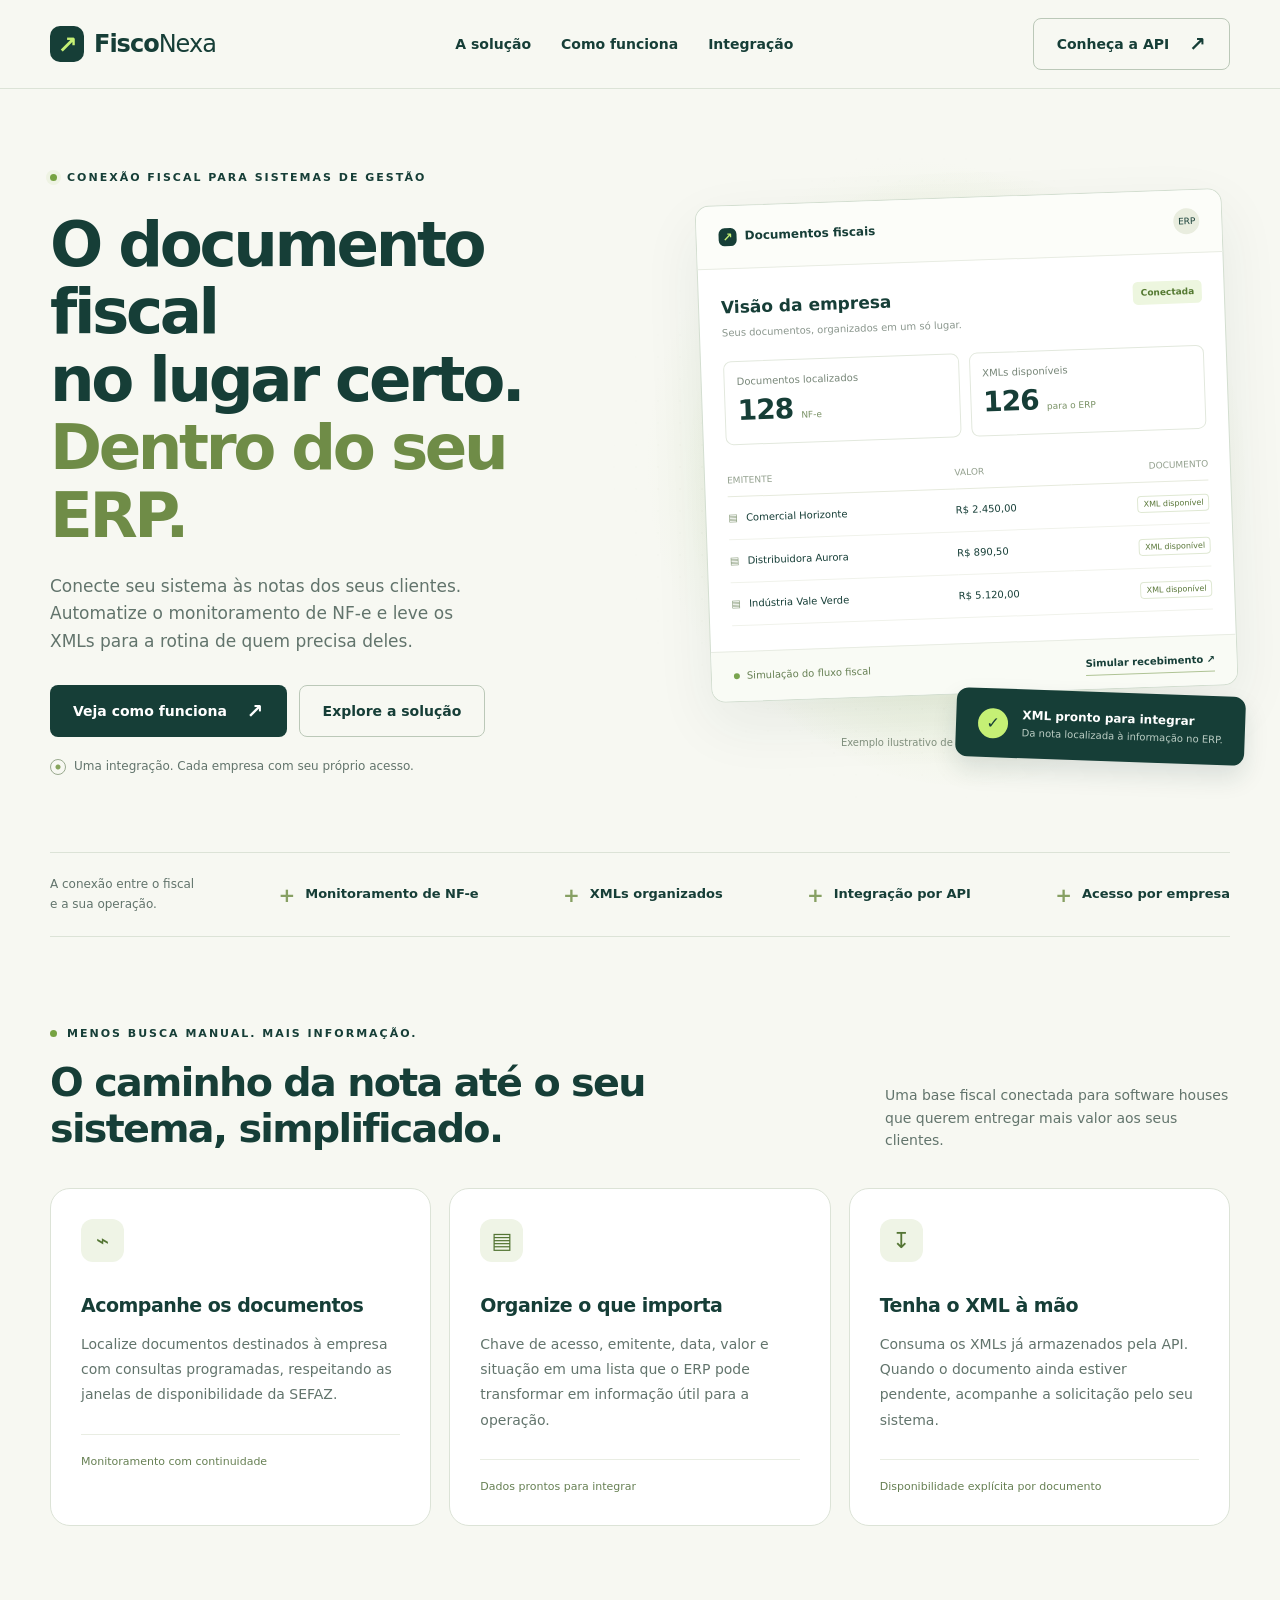
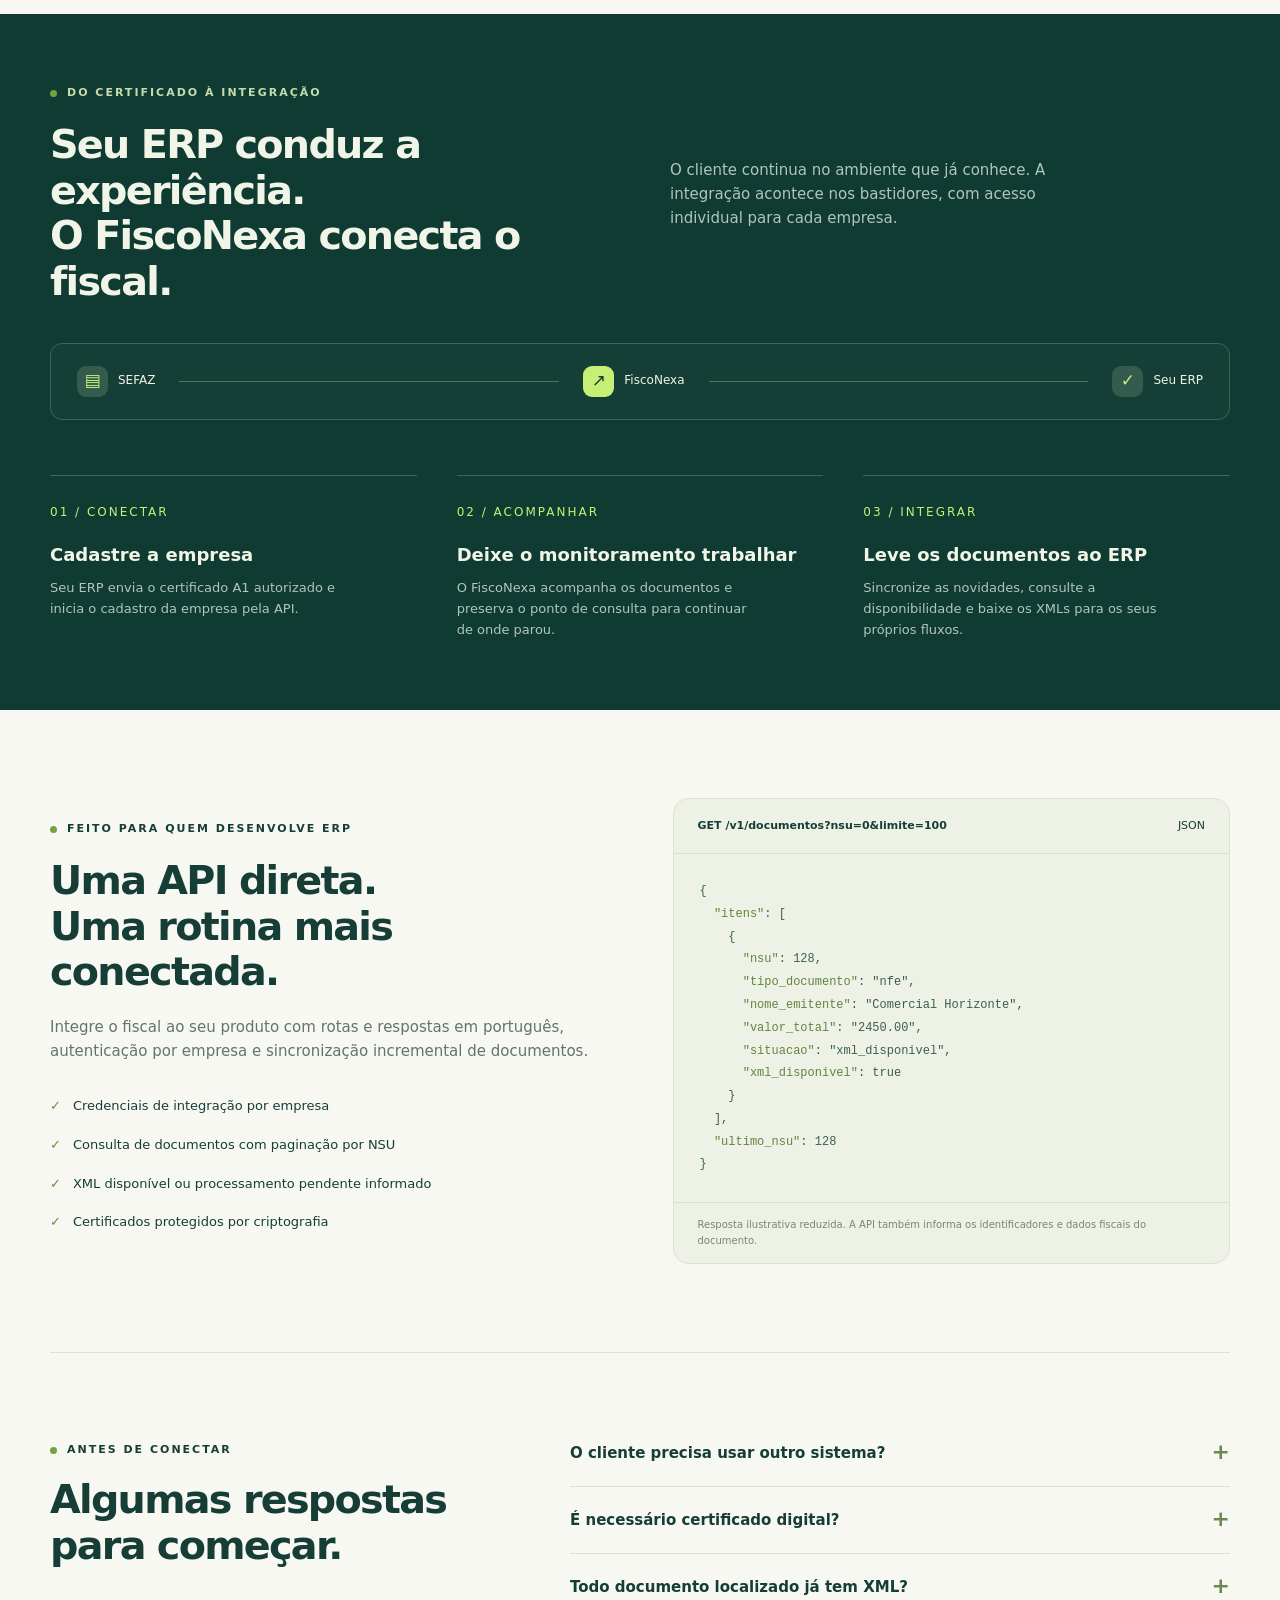
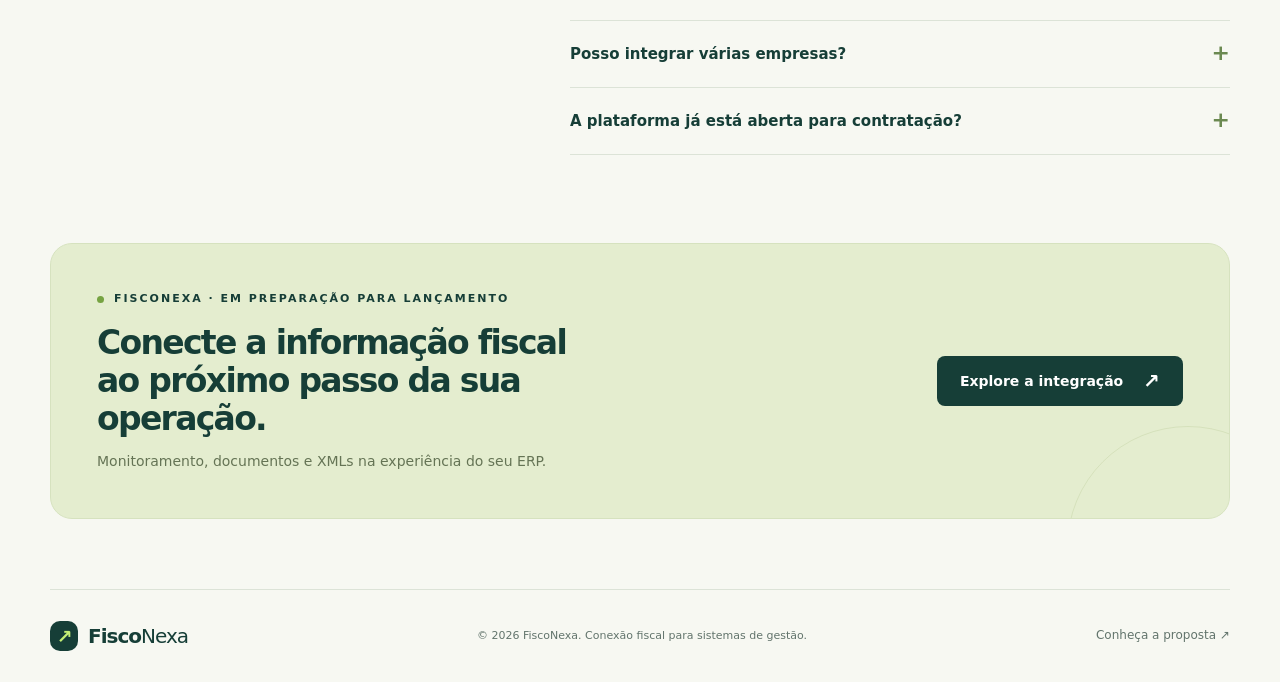
<file: site/index.html>
<!doctype html>
<html lang="pt-BR">
<head>
  <meta charset="utf-8">
  <meta name="viewport" content="width=device-width, initial-scale=1">
  <meta name="theme-color" content="#123b35">
  <meta name="description" content="Conecte seu ERP aos documentos fiscais dos seus clientes. Monitoramento de NF-e, organização de documentos e acesso aos XMLs em uma API.">
  <meta property="og:title" content="FiscoNexa — O fiscal conectado ao seu ERP">
  <meta property="og:description" content="Da localização da nota ao XML no seu sistema. Uma integração para simplificar a rotina fiscal.">
  <meta property="og:type" content="website">
  <title>FiscoNexa — O fiscal conectado ao seu ERP</title>
  <style>
    :root{--ink:#163e37;--muted:#62746c;--paper:#f7f8f2;--line:#dce3d7;--green:#c5f075;--white:#fff;--dark:#103b33;--radius:20px}
    *{box-sizing:border-box}html{scroll-behavior:smooth;scroll-padding-top:90px}body{margin:0;background:var(--paper);color:var(--ink);font:16px/1.6 system-ui,-apple-system,BlinkMacSystemFont,"Segoe UI",sans-serif}a{color:inherit;text-decoration:none}button{font:inherit}svg{display:block}a:focus-visible,summary:focus-visible{outline:3px solid #5f9d36;outline-offset:5px}.container{width:min(1180px,calc(100% - 64px));margin:auto}.skip{position:absolute;left:12px;top:-70px;padding:10px;background:white;z-index:20}.skip:focus{top:10px}
    header{border-bottom:1px solid var(--line);background:var(--paper)}.nav{height:88px;display:flex;align-items:center;justify-content:space-between;gap:20px}.brand{display:flex;align-items:center;gap:10px;font-weight:750;font-size:24px;letter-spacing:-1px}.mark{display:grid;place-items:center;width:34px;height:36px;border-radius:10px;background:var(--ink);color:var(--green);font-size:24px;font-weight:800}.brand span:last-child{font-weight:450}.nav-links{display:flex;gap:30px;font-size:14px;font-weight:550}.nav-links a:hover{color:#578131}.button{display:inline-flex;align-items:center;justify-content:center;gap:20px;padding:14px 23px;border-radius:8px;background:var(--ink);color:white;font-size:14px;font-weight:600;transition:transform .2s,background .2s}.button:hover{background:#20594d;transform:translateY(-2px)}.button.light{background:var(--green);color:var(--dark)}.button.outline{background:transparent;border:1px solid #bbc8b8;color:var(--ink)}.arrow{font-size:20px;line-height:1}.eyebrow{text-transform:uppercase;letter-spacing:2px;font-size:11px;font-weight:700;display:flex;align-items:center;gap:10px}.eyebrow:before{content:"";width:7px;height:7px;border-radius:50%;background:#76a342}
    .hero{padding:80px 0 64px;display:grid;grid-template-columns:1.08fr 1fr;gap:58px;align-items:center}h1{font-size:clamp(42px,4.9vw,66px);font-weight:560;line-height:1.08;letter-spacing:-3.4px;margin:24px 0}h1 em{font-style:normal;color:#6f8c47}.lead{color:var(--muted);font-size:17px;max-width:440px;margin:0 0 30px}.actions{display:flex;gap:12px;flex-wrap:wrap}.hero-note{font-size:12px;color:var(--muted);margin-top:20px;display:flex;align-items:center;gap:8px}.hero-note:before{content:"";width:14px;height:14px;border-radius:50%;border:1px solid #9aaa8f;background:radial-gradient(circle,#87a45d 2px,transparent 3px)}
    .preview{position:relative;padding:26px 0 35px 12px}.preview:before{content:"";position:absolute;inset:0 -16px 0 -4px;border-radius:50%;background:radial-gradient(ellipse,#dce9c5,transparent 72%);z-index:-1}.app{border:1px solid #d3ded0;background:#fff;border-radius:14px;box-shadow:0 22px 60px #173c3712;overflow:hidden;transform:rotate(-2deg)}.app-top{display:flex;align-items:center;justify-content:space-between;padding:18px 22px;background:#fcfdf9;border-bottom:1px solid #e8ece3;font-size:12px}.app-name{font-weight:700;display:flex;gap:8px;align-items:center}.app-dot{height:18px;width:18px;border-radius:6px;background:var(--ink);color:var(--green);text-align:center;line-height:18px}.avatar{width:26px;height:26px;display:grid;place-items:center;border-radius:50%;background:#e9eddf;font-size:9px}.app-body{padding:25px 22px 35px}.app-title{display:flex;justify-content:space-between;align-items:center;font-size:17px;font-weight:600}.badge{font-size:9px;padding:4px 8px;background:#edf6df;color:#547931;border-radius:5px;font-weight:550}.app-sub{color:#8b978e;font-size:10px;margin:4px 0 20px}.stats{display:grid;grid-template-columns:1fr 1fr;gap:10px}.stat{border:1px solid #e2e8dd;border-radius:8px;padding:12px}.stat label{display:block;font-size:10px;color:#788779}.stat strong{font-size:28px;line-height:1.5;font-weight:550;letter-spacing:-1px}.stat small{font-size:9px;color:#799165;margin-left:8px}.table-wrap{margin-top:20px}.table-wrap table{width:100%;border-collapse:collapse;font-size:10px;text-align:left}.table-wrap th{font-weight:500;color:#93a08e;font-size:9px;padding:8px 0;border-bottom:1px solid #e6eadd}.table-wrap td{padding:13px 0;border-bottom:1px solid #f0f2eb}.table-wrap td:last-child,.table-wrap th:last-child{text-align:right}.file-icon{color:#829674;margin-right:5px}.xml{border:1px solid #dfe8d3;border-radius:4px;padding:3px 5px;font-size:8px;color:#587637}.float-card{position:absolute;bottom:5px;right:-15px;background:var(--ink);color:white;border-radius:12px;padding:17px 22px;display:flex;gap:14px;align-items:center;box-shadow:0 12px 24px #193b3720;transform:rotate(2deg)}.check{display:grid;place-items:center;background:var(--green);color:var(--ink);width:30px;height:30px;border-radius:50%;font-size:16px}.float-card strong{display:block;font-size:12px;font-weight:550}.float-card small{display:block;font-size:10px;color:#bbcdc4}.preview-caption{text-align:center;font-size:10px;color:#82917f;margin:22px 0 0}
    .strip{border-top:1px solid var(--line);border-bottom:1px solid var(--line);display:flex;align-items:center;justify-content:space-between;gap:20px;padding:22px 0}.strip p{font-size:12px;color:var(--muted);max-width:160px;margin:0}.strip span{font-size:13px;font-weight:550;display:flex;align-items:center;gap:10px}.strip span:before{content:"+";font-size:20px;color:#87a063}.section{padding:88px 0}.section-head{display:flex;justify-content:space-between;gap:30px;align-items:end;margin:18px 0 36px}h2{font-size:clamp(30px,3.1vw,42px);font-weight:550;letter-spacing:-1.7px;line-height:1.15;margin:0;max-width:600px}.section-head p{max-width:345px;color:var(--muted);font-size:14px;margin:0}.cards{display:grid;grid-template-columns:repeat(3,1fr);gap:18px}.card{padding:30px;background:#fff;border:1px solid var(--line);border-radius:var(--radius)}.icon{display:grid;place-items:center;background:#eff4e6;width:43px;height:43px;border-radius:12px;font-size:22px;color:#547534;margin-bottom:28px}.card h3{font-size:19px;letter-spacing:-.5px;font-weight:600;margin:0 0 12px}.card p{color:var(--muted);font-size:14px;margin:0;line-height:1.8}.card-foot{border-top:1px solid #e9ede3;padding-top:18px;margin-top:26px;font-size:11px;color:#678054}
    .flow-section{background:var(--dark);color:#f0f5e7;padding:70px 0}.flow-heading{display:grid;grid-template-columns:1fr 1fr;gap:60px;align-items:center}.flow-heading p{font-size:15px;color:#b0c6ba;max-width:390px;margin:0}.flow-heading h2{margin-top:20px}.flow-heading .eyebrow{color:#c5dbac}.flow{display:grid;grid-template-columns:repeat(3,1fr);gap:40px;margin-top:55px}.step{border-top:1px solid #416458;padding-top:22px}.step-number{color:var(--green);font-size:12px;letter-spacing:2px}.step h3{font-size:18px;font-weight:550;margin:18px 0 8px}.step p{font-size:13px;color:#b0c6ba;margin:0;max-width:300px}
    .integration{display:grid;grid-template-columns:1fr 1fr;gap:65px;align-items:center}.integration h2{margin:20px 0}.integration p{font-size:15px;color:var(--muted)}.benefits{padding:0;margin:24px 0 0;list-style:none}.benefits li{font-size:13px;padding:9px 0;display:flex;gap:12px}.benefits li:before{content:"✓";color:#6c903d}.code-panel{background:#edf1e6;border:1px solid #dce3d2;border-radius:16px;overflow:hidden}.code-top{display:flex;justify-content:space-between;gap:10px;padding:18px 24px;border-bottom:1px solid #d9e0d1;font-size:11px}.code-top span:first-child{font-weight:650}.code-panel pre{margin:0;padding:26px;font:12px/1.9 ui-monospace,SFMono-Regular,Consolas,monospace;overflow:auto;color:#3c6050}.code-panel .key{color:#62853f}.code-note{border-top:1px solid #d9e0d1;padding:14px 24px;color:#788775;font-size:10px}
    .faq{border-top:1px solid var(--line);display:grid;grid-template-columns:.8fr 1.2fr;gap:80px}.faq h2{margin-top:18px}.faq-list details{border-bottom:1px solid var(--line);padding:21px 0}.faq-list details:first-child{padding-top:0}.faq-list summary{cursor:pointer;font-size:15px;font-weight:550;list-style:none;display:flex;justify-content:space-between;gap:20px}.faq-list summary::-webkit-details-marker{display:none}.faq-list summary:after{content:"+";font-size:22px;color:#6b8951;line-height:1}.faq-list details[open] summary:after{content:"−"}.faq-list p{font-size:14px;color:var(--muted);margin-bottom:0}.cta{background:#e4edcf;border:1px solid #d6e2bf;border-radius:22px;padding:46px;display:flex;gap:35px;justify-content:space-between;align-items:center;margin-bottom:70px}.cta h2{font-size:33px;max-width:590px}.cta p{color:#657455;font-size:14px;margin:12px 0 0}.cta .button{flex-shrink:0}.footer{border-top:1px solid var(--line);padding:30px 0;display:flex;justify-content:space-between;align-items:center;gap:25px}.footer .brand{font-size:20px}.footer .mark{width:28px;height:30px;font-size:19px}.footer p{font-size:11px;color:var(--muted);margin:0}.footer a:last-child{font-size:12px;color:var(--muted)}
    @media(min-width:1400px){.hero{padding-top:100px;padding-bottom:85px}}
    @media(max-width:950px){.container{width:calc(100% - 40px)}.hero{gap:30px}h1{letter-spacing:-2px}.nav-links{gap:18px}.preview{padding-left:0}.float-card{right:0}.section-head{display:block}.section-head p{margin-top:20px}.card{padding:23px}.integration{gap:35px}.faq{gap:40px}.strip span{font-size:12px}.strip p{display:none}}
    @media(max-width:700px){.container{width:calc(100% - 36px)}.nav{height:74px}.nav-links{display:none}.nav .button{font-size:12px;padding:10px 14px}.brand{font-size:22px}.hero{display:block;padding:50px 0 30px}h1{font-size:48px;max-width:470px}.lead{font-size:16px}.preview{max-width:470px;margin:38px auto 8px;padding-right:10px}.preview:before{inset:0}.app{transform:rotate(-1deg)}.strip{display:grid;grid-template-columns:1fr 1fr;gap:12px;padding:20px 0}.strip span{font-size:11px}.section{padding:58px 0}.cards{grid-template-columns:1fr}.card{padding:28px}.icon{margin-bottom:18px}.flow-heading,.flow,.integration,.faq{grid-template-columns:1fr;gap:30px}.flow-heading h2{max-width:420px}.flow{margin-top:38px}.step p{max-width:none}.flow-section{padding:50px 0}.integration{gap:32px}.faq{gap:36px}.cta{display:block;padding:30px;margin-bottom:45px}.cta h2{font-size:29px}.cta .button{margin-top:25px}.footer{flex-wrap:wrap}.footer p{order:3;width:100%}.code-panel pre{font-size:11px;padding:20px}}
    .card{transition:transform .25s ease,box-shadow .25s ease}.card:hover{transform:translateY(-5px);box-shadow:0 15px 35px #173c370a}.button .arrow{transition:transform .2s}.button:hover .arrow{transform:translate(3px,-3px)}.float-card{animation:flutuar 5s ease-in-out 3}.preview:before{animation:respirar 5s ease-in-out 3}.reveal-pending{opacity:0;transform:translateY(22px)}.reveal{transition:opacity .65s ease,transform .65s ease}.reveal.visible{opacity:1;transform:none}.demo-toolbar{display:flex;justify-content:space-between;align-items:center;gap:12px;padding:13px 22px;border-top:1px solid #e8ece3;background:#f9fbf5}.demo-status{font-size:10px;color:#678054;display:flex;gap:7px;align-items:center}.demo-status:before{content:"";width:6px;height:6px;border-radius:50%;background:#79a44e;flex-shrink:0}.demo-button{border:0;border-bottom:1px solid #afc395;padding:3px 0;background:transparent;color:var(--ink);font-size:10px;font-weight:650;cursor:pointer;white-space:nowrap}.demo-button:disabled{opacity:.5;cursor:wait}.demo-button:focus-visible{outline:3px solid #5f9d36;outline-offset:4px}.demo-toolbar[hidden]{display:none}.app-body tr.demo-highlight{background:#eef7df;transition:background .6s}.stat strong{display:inline-block}.stat strong.updated{animation:contagem .5s ease}.route-visual{display:flex;align-items:center;gap:0;margin-top:38px;border:1px solid #416458;border-radius:12px;padding:22px 26px;background:#ffffff04}.route-node{display:flex;align-items:center;gap:10px;font-size:12px;white-space:nowrap}.route-node b{display:grid;place-items:center;width:31px;height:31px;border-radius:9px;background:#345b4d;color:var(--green);font-weight:500;font-size:17px}.route-node.main b{background:var(--green);color:var(--dark)}.route-track{height:1px;flex:1;background:#527263;margin:0 24px;position:relative;overflow:visible}.route-track:after{content:"";position:absolute;width:7px;height:7px;top:-3px;left:0;background:var(--green);border-radius:2px;opacity:0}.route-visual.visible .route-track:after{animation:trafegar 2.8s ease-in-out 3}.route-visual.visible .route-track.second:after{animation-delay:1.4s}.app-body{padding-bottom:25px}.preview-caption{margin-top:42px}.float-card{bottom:25px}.demo-running .check{animation:contagem .8s ease 3}
    @keyframes flutuar{0%,100%{transform:translateY(0) rotate(2deg)}50%{transform:translateY(-7px) rotate(1deg)}}@keyframes respirar{0%,100%{opacity:.65;transform:scale(.98)}50%{opacity:1;transform:scale(1.03)}}@keyframes contagem{0%,100%{transform:translateY(0)}45%{transform:translateY(-4px)}}@keyframes trafegar{0%{left:0;opacity:0}12%{opacity:1}85%{opacity:1}100%{left:100%;opacity:0}}
    @media(max-width:700px){.route-visual{padding:18px 12px}.route-node{font-size:10px;gap:6px}.route-node b{width:25px;height:25px;font-size:14px}.route-track{margin:0 10px}.demo-toolbar{padding:12px 16px}.float-card{bottom:25px}}
    .hero{position:relative;isolation:isolate}.hero>div:first-child{position:relative;z-index:1}.hero .eyebrow{animation:chegar .7s ease both}.hero h1{animation:chegar .8s .1s ease both}.hero .lead{animation:chegar .8s .2s ease both}.hero .actions{animation:chegar .8s .3s ease both}.ambient{position:absolute;inset:15px -20px 10px 45%;z-index:-1;pointer-events:none;overflow:hidden;border-radius:40%}.ambient:before{content:"";position:absolute;width:85%;height:85%;left:8%;top:6%;background:radial-gradient(ellipse,#c8e3a866,transparent 68%);animation:luz 12s ease-in-out 3}.ambient:after{content:"";position:absolute;inset:0;background-image:radial-gradient(#8ca47a55 .8px,transparent .8px);background-size:22px 22px;mask-image:radial-gradient(ellipse,#0005,transparent 65%)}.ambient i{position:absolute;display:block;width:9px;height:12px;border:1px solid #abc392;border-radius:2px;opacity:0;animation:documento 9s ease-in-out 3}.ambient i:nth-child(1){left:9%;top:38%;animation-delay:1s}.ambient i:nth-child(2){right:3%;top:27%;animation-delay:3s}.ambient i:nth-child(3){left:45%;top:88%;animation-delay:5s}.hero .eyebrow:before{box-shadow:0 0 0 4px #b7d48725;animation:sinal 3s ease-out 4}.app{transition:transform .5s ease,box-shadow .5s ease}.preview:hover .app{transform:rotate(0deg);box-shadow:0 28px 70px #173c371a}.nav-links a{position:relative}.nav-links a:after{content:"";position:absolute;left:0;right:0;bottom:-6px;height:2px;background:#87a063;transform:scaleX(0);transform-origin:left;transition:transform .2s}.nav-links a:hover:after{transform:scaleX(1)}.cta{position:relative;overflow:hidden}.cta:after{content:"";position:absolute;width:240px;height:240px;border:1px solid #7e9a4e26;border-radius:50%;right:-80px;bottom:-150px;pointer-events:none}.card:hover .icon{background:#e0eecb;transform:rotate(-5deg)}.icon{transition:transform .25s,background .25s}.faq-list details[open] p{animation:chegar .3s ease}
    @keyframes chegar{from{opacity:0;transform:translateY(14px)}to{opacity:1;transform:none}}@keyframes luz{0%,100%{transform:translate(-3%,-2%) scale(.94)}50%{transform:translate(4%,3%) scale(1.08)}}@keyframes documento{0%,100%{opacity:0;transform:translateY(18px) rotate(-10deg)}35%,65%{opacity:.7}85%{opacity:0;transform:translateY(-25px) rotate(12deg)}}@keyframes sinal{0%{box-shadow:0 0 0 0 #92b46750}80%,100%{box-shadow:0 0 0 9px #92b46700}}
    @media(max-width:700px){.ambient{inset:40% 0 0 0}.preview:hover .app{transform:rotate(-1deg)}}
    @media(prefers-reduced-motion:reduce){html{scroll-behavior:auto}*,*:before,*:after{animation:none!important;transition:none!important}.reveal-pending{opacity:1;transform:none}}
  </style>
</head>
<body>
  <a class="skip" href="#conteudo">Ir para o conteúdo</a>
  <header><div class="container nav">
    <a href="#" class="brand" aria-label="FiscoNexa, início"><span class="mark" aria-hidden="true">↗</span><div>Fisco<span>Nexa</span></div></a>
    <nav class="nav-links" aria-label="Navegação principal"><a href="#solucao">A solução</a><a href="#como-funciona">Como funciona</a><a href="#integracao">Integração</a></nav>
    <a class="button outline" href="#integracao">Conheça a API <span class="arrow" aria-hidden="true">↗</span></a>
  </div></header>
  <main id="conteudo">
    <div class="container">
      <section class="hero" aria-labelledby="titulo">
        <div><div class="eyebrow">Conexão fiscal para sistemas de gestão</div>
          <h1 id="titulo">O documento fiscal<br>no lugar certo.<br><em>Dentro do seu ERP.</em></h1>
          <p class="lead">Conecte seu sistema às notas dos seus clientes. Automatize o monitoramento de NF-e e leve os XMLs para a rotina de quem precisa deles.</p>
          <div class="actions"><a class="button" href="#como-funciona">Veja como funciona <span class="arrow" aria-hidden="true">↗</span></a><a class="button outline" href="#solucao">Explore a solução</a></div>
          <p class="hero-note">Uma integração. Cada empresa com seu próprio acesso.</p>
        </div>
        <div class="ambient" aria-hidden="true"><i></i><i></i><i></i></div>
        <div class="preview">
          <div class="app" aria-label="Ilustração de documentos exibidos em um ERP, com dados fictícios">
            <div class="app-top"><div class="app-name"><span class="app-dot" aria-hidden="true">↗</span> Documentos fiscais</div><span class="avatar" aria-hidden="true">ERP</span></div>
            <div class="app-body"><div class="app-title">Visão da empresa <span class="badge">Conectada</span></div><p class="app-sub">Seus documentos, organizados em um só lugar.</p>
              <div class="stats"><div class="stat"><label>Documentos localizados</label><strong>128</strong><small>NF-e</small></div><div class="stat"><label>XMLs disponíveis</label><strong>126</strong><small>para o ERP</small></div></div>
              <div class="table-wrap"><table><thead><tr><th scope="col">EMITENTE</th><th scope="col">VALOR</th><th scope="col">DOCUMENTO</th></tr></thead><tbody><tr><td><span class="file-icon" aria-hidden="true">▤</span> Comercial Horizonte</td><td>R$ 2.450,00</td><td><span class="xml">XML disponível</span></td></tr><tr><td><span class="file-icon" aria-hidden="true">▤</span> Distribuidora Aurora</td><td>R$ 890,50</td><td><span class="xml">XML disponível</span></td></tr><tr><td><span class="file-icon" aria-hidden="true">▤</span> Indústria Vale Verde</td><td>R$ 5.120,00</td><td><span class="xml">XML disponível</span></td></tr></tbody></table></div>
            </div>
            <div class="demo-toolbar" hidden><span class="demo-status" id="demo-status">Simulação do fluxo fiscal</span><button class="demo-button" type="button" id="demo-replay" aria-describedby="demo-status">Simular recebimento ↗</button></div>
          </div>
          <div class="float-card"><span class="check" aria-hidden="true">✓</span><div><strong id="demo-notification">XML pronto para integrar</strong><small>Da nota localizada à informação no ERP.</small></div></div>
          <p class="preview-caption">Exemplo ilustrativo de integração. Dados fictícios.</p>
        </div>
      </section>
      <div class="strip" aria-label="Recursos da plataforma"><p>A conexão entre o fiscal<br>e a sua operação.</p><span>Monitoramento de NF-e</span><span>XMLs organizados</span><span>Integração por API</span><span>Acesso por empresa</span></div>
      <section class="section" id="solucao" aria-labelledby="solucao-titulo">
        <div class="eyebrow">Menos busca manual. Mais informação.</div>
        <div class="section-head"><h2 id="solucao-titulo">O caminho da nota até o seu sistema, simplificado.</h2><p>Uma base fiscal conectada para software houses que querem entregar mais valor aos seus clientes.</p></div>
        <div class="cards">
          <article class="card"><div class="icon" aria-hidden="true">⌁</div><h3>Acompanhe os documentos</h3><p>Localize documentos destinados à empresa com consultas programadas, respeitando as janelas de disponibilidade da SEFAZ.</p><div class="card-foot">Monitoramento com continuidade</div></article>
          <article class="card"><div class="icon" aria-hidden="true">▤</div><h3>Organize o que importa</h3><p>Chave de acesso, emitente, data, valor e situação em uma lista que o ERP pode transformar em informação útil para a operação.</p><div class="card-foot">Dados prontos para integrar</div></article>
          <article class="card"><div class="icon" aria-hidden="true">↧</div><h3>Tenha o XML à mão</h3><p>Consuma os XMLs já armazenados pela API. Quando o documento ainda estiver pendente, acompanhe a solicitação pelo seu sistema.</p><div class="card-foot">Disponibilidade explícita por documento</div></article>
        </div>
      </section>
    </div>
    <section class="flow-section" id="como-funciona" aria-labelledby="fluxo-titulo"><div class="container">
      <div class="flow-heading"><div><div class="eyebrow">Do certificado à integração</div><h2 id="fluxo-titulo">Seu ERP conduz a experiência.<br>O FiscoNexa conecta o fiscal.</h2></div><p>O cliente continua no ambiente que já conhece. A integração acontece nos bastidores, com acesso individual para cada empresa.</p></div>
      <div class="route-visual" aria-label="Fluxo ilustrativo: SEFAZ, FiscoNexa e seu ERP"><span class="route-node"><b aria-hidden="true">▤</b> SEFAZ</span><span class="route-track" aria-hidden="true"></span><span class="route-node main"><b aria-hidden="true">↗</b> FiscoNexa</span><span class="route-track second" aria-hidden="true"></span><span class="route-node"><b aria-hidden="true">✓</b> Seu ERP</span></div>
      <div class="flow"><article class="step"><span class="step-number">01 / CONECTAR</span><h3>Cadastre a empresa</h3><p>Seu ERP envia o certificado A1 autorizado e inicia o cadastro da empresa pela API.</p></article><article class="step"><span class="step-number">02 / ACOMPANHAR</span><h3>Deixe o monitoramento trabalhar</h3><p>O FiscoNexa acompanha os documentos e preserva o ponto de consulta para continuar de onde parou.</p></article><article class="step"><span class="step-number">03 / INTEGRAR</span><h3>Leve os documentos ao ERP</h3><p>Sincronize as novidades, consulte a disponibilidade e baixe os XMLs para os seus próprios fluxos.</p></article></div>
    </div></section>
    <div class="container">
      <section class="section integration" id="integracao" aria-labelledby="integracao-titulo">
        <div><div class="eyebrow">Feito para quem desenvolve ERP</div><h2 id="integracao-titulo">Uma API direta.<br>Uma rotina mais conectada.</h2><p>Integre o fiscal ao seu produto com rotas e respostas em português, autenticação por empresa e sincronização incremental de documentos.</p><ul class="benefits"><li>Credenciais de integração por empresa</li><li>Consulta de documentos com paginação por NSU</li><li>XML disponível ou processamento pendente informado</li><li>Certificados protegidos por criptografia</li></ul></div>
        <div class="code-panel"><div class="code-top"><span>GET /v1/documentos?nsu=0&amp;limite=100</span><span>JSON</span></div><pre aria-label="Exemplo simplificado de resposta da API"><code>{
  <span class="key">"itens"</span>: [
    {
      <span class="key">"nsu"</span>: 128,
      <span class="key">"tipo_documento"</span>: "nfe",
      <span class="key">"nome_emitente"</span>: "Comercial Horizonte",
      <span class="key">"valor_total"</span>: "2450.00",
      <span class="key">"situacao"</span>: "xml_disponivel",
      <span class="key">"xml_disponivel"</span>: true
    }
  ],
  <span class="key">"ultimo_nsu"</span>: 128
}</code></pre><div class="code-note">Resposta ilustrativa reduzida. A API também informa os identificadores e dados fiscais do documento.</div></div>
      </section>
      <section class="section faq" aria-labelledby="faq-titulo"><div><div class="eyebrow">Antes de conectar</div><h2 id="faq-titulo">Algumas respostas<br>para começar.</h2></div><div class="faq-list">
        <details><summary>O cliente precisa usar outro sistema?</summary><p>A proposta é manter a experiência dentro do ERP. O FiscoNexa fornece a API, e o sistema integrado apresenta os documentos e as ações ao cliente.</p></details>
        <details><summary>É necessário certificado digital?</summary><p>Sim. O cadastro utiliza o certificado A1 da empresa e sua senha, com autorização para a operação. O material é protegido por criptografia antes de ser armazenado.</p></details>
        <details><summary>Todo documento localizado já tem XML?</summary><p>Nem sempre. A SEFAZ pode disponibilizar primeiro um resumo. A API informa se o XML já está disponível ou se o processamento está pendente. O acesso também depende das regras e dos prazos fiscais aplicáveis.</p></details>
        <details><summary>Posso integrar várias empresas?</summary><p>Sim. Cada empresa possui uma credencial de integração própria, e a consulta de documentos é vinculada a esse acesso.</p></details>
        <details><summary>A plataforma já está aberta para contratação?</summary><p>O FiscoNexa está em preparação para o lançamento. Esta página apresenta a proposta e os recursos da integração inicial com ERP.</p></details>
      </div></section>
      <section class="cta" aria-labelledby="cta-titulo"><div><div class="eyebrow" style="margin-bottom:16px">FiscoNexa · Em preparação para lançamento</div><h2 id="cta-titulo">Conecte a informação fiscal<br>ao próximo passo da sua operação.</h2><p>Monitoramento, documentos e XMLs na experiência do seu ERP.</p></div><a class="button" href="#integracao">Explore a integração <span class="arrow" aria-hidden="true">↗</span></a></section>
    </div>
  </main>
  <footer><div class="container footer"><a href="#" class="brand" aria-label="FiscoNexa, voltar ao início"><span class="mark" aria-hidden="true">↗</span><div>Fisco<span>Nexa</span></div></a><p>© 2026 FiscoNexa. Conexão fiscal para sistemas de gestão.</p><a href="#como-funciona">Conheça a proposta ↗</a></div></footer>
  <script>
    (() => {
      'use strict';
      const reducedMotion = window.matchMedia('(prefers-reduced-motion: reduce)');
      const sections = document.querySelectorAll('.section-head, .card, .flow-heading, .step, .route-visual, .integration, .faq, .cta');
      if ('IntersectionObserver' in window && !reducedMotion.matches) {
        const reveal = new IntersectionObserver(entries => {
          entries.forEach(entry => {
            if (!entry.isIntersecting) return;
            entry.target.classList.add('visible');
            entry.target.classList.remove('reveal-pending');
            reveal.unobserve(entry.target);
          });
        }, {threshold: 0.08});
        sections.forEach(section => {
          section.classList.add('reveal', 'reveal-pending');
          reveal.observe(section);
        });
        // Uma âncora ou foco de teclado nunca deve levar a conteúdo invisível.
        document.addEventListener('focusin', event => {
          const section = event.target.closest('.reveal-pending');
          if (section) { section.classList.remove('reveal-pending'); section.classList.add('visible'); }
        });
        reducedMotion.addEventListener('change', event => {
          if (event.matches) {
            reveal.disconnect();
            sections.forEach(section => section.classList.remove('reveal-pending'));
          }
        });
      }
      const toolbar = document.querySelector('.demo-toolbar');
      const button = document.getElementById('demo-replay');
      const status = document.getElementById('demo-status');
      const notification = document.getElementById('demo-notification');
      const preview = document.querySelector('.preview');
      const counters = document.querySelectorAll('.stat strong');
      const row = document.querySelector('.table-wrap tbody tr');
      const xml = row.querySelector('.xml');
      let timer = null;
      let running = false;
      toolbar.hidden = false;
      function finish() {
        clearTimeout(timer);
        counters[0].textContent = '129';
        counters[1].textContent = '127';
        xml.textContent = 'XML disponível';
        row.classList.remove('demo-highlight');
        preview.classList.remove('demo-running');
        notification.textContent = 'XML pronto para integrar';
        status.textContent = 'Simulação concluída · XML disponível';
        button.textContent = 'Repetir simulação ↻';
        button.disabled = false;
        running = false;
      }
      button.addEventListener('click', () => {
        if (running) return;
        running = true;
        button.disabled = true;
        status.setAttribute('role', 'status');
        counters[0].textContent = '128';
        counters[1].textContent = '126';
        if (reducedMotion.matches) { finish(); return; }
        preview.classList.add('demo-running');
        status.textContent = 'Simulação · localizando documento…';
        notification.textContent = 'Consultando documentos';
        xml.textContent = 'Processando';
        timer = setTimeout(() => {
          counters[0].textContent = '129';
          counters[0].classList.add('updated');
          row.classList.add('demo-highlight');
          status.textContent = 'Simulação · documento localizado';
          notification.textContent = 'Preparando o XML';
          timer = setTimeout(() => {
            finish();
            counters[0].classList.remove('updated');
          }, 1300);
        }, 1000);
      });
      document.addEventListener('visibilitychange', () => {
        if (document.hidden && running) finish();
      });
    })();
  </script>
</body>
</html>
</file>
